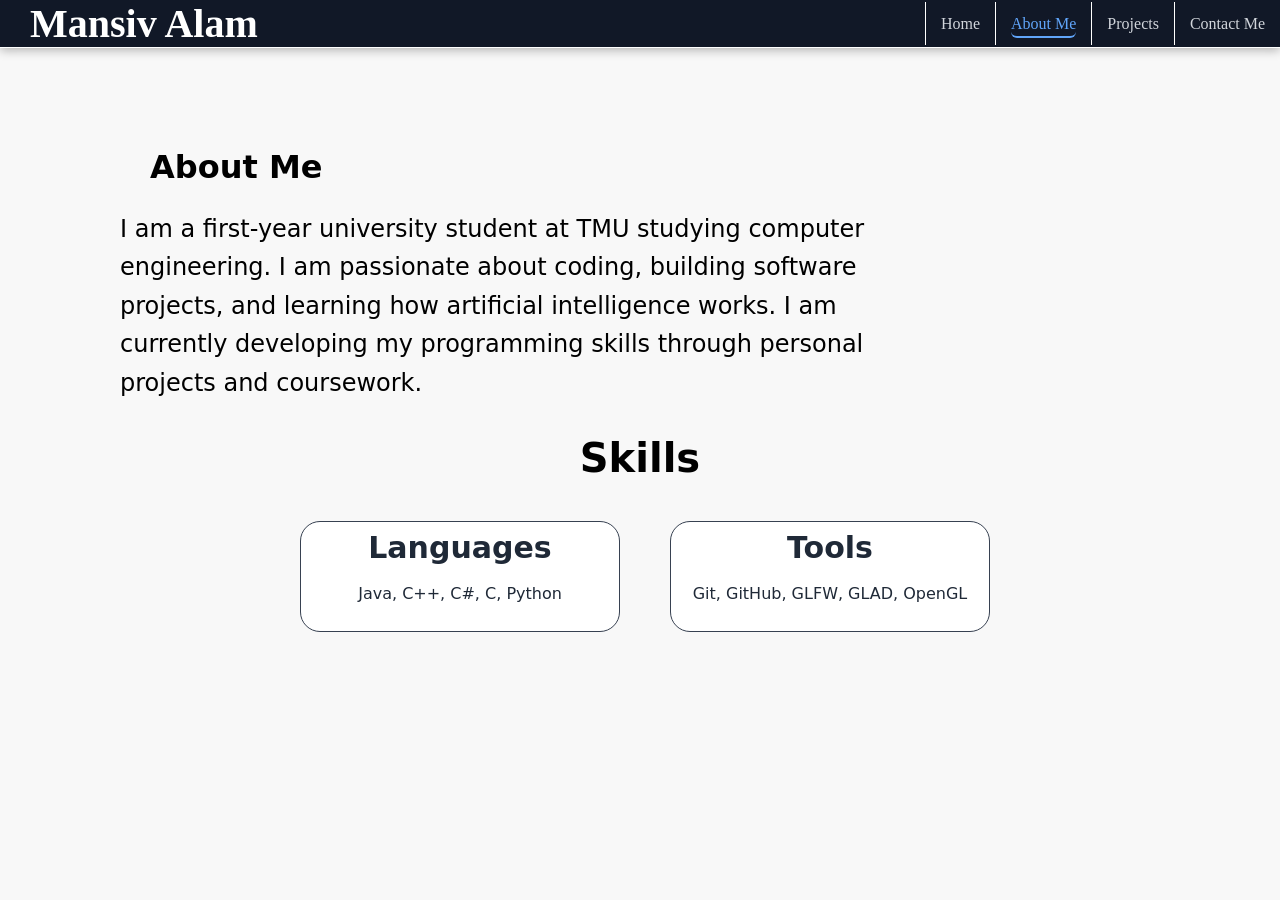
<file: about.html>
<!DOCTYPE html>
<html>
<head>
    <title>Mansiv Alam - About Me</title>
    <meta charset="UTF-8">
    <meta name="description" content="A Personal Portfolio Website" />
    <meta name="author" content="Mansiv">
    <meta name="viewport" content="width=device-width, initial-scale=1.0">
    <link rel="stylesheet" href="style.css">
</head>
<body>
    <nav class="navbar">
        <h2 class="logo">Mansiv Alam</h2>
        <ul class="navlinks">
            <li><a href="index.html">Home</a></li>
            <li><a href="about.html" class="active">About Me</a></li>
            <li><a href="projects.html">Projects</a></li>
            <li><a href="contact.html">Contact Me</a></li>
        </ul>
    </nav>

    <h1 class="heading">About Me</h1>
    <p class="text">I am a first-year university student at TMU studying computer engineering. I am passionate about coding, building software projects, and learning how artificial intelligence works. I am currently developing my programming skills through personal projects and coursework.</p>

    <h2 class="subheading">Skills</h2>
    <div class="container">
        <div class="textbox">
            <h3>Languages</h3>
            <p>Java, C++, C#, C, Python</p>
        </div>

        <div class="textbox">
            <h3>Tools</h3>
            <p>Git, GitHub, GLFW, GLAD, OpenGL</p>
        </div>
    </div>
</body>
</html>
</file>
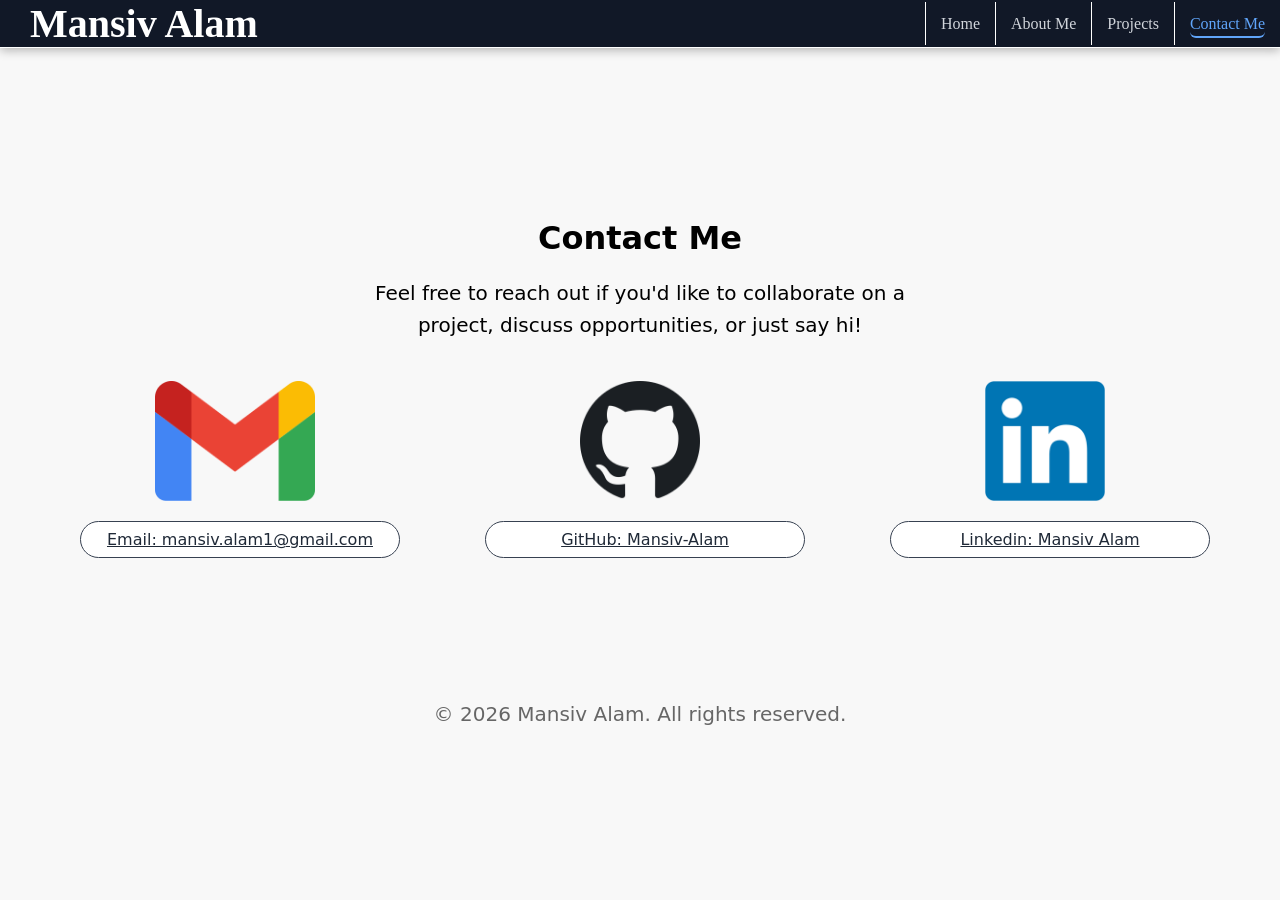
<file: contact.html>
<!DOCTYPE html>
<html>
<head>
    <title>Mansiv Alam - Contact Me</title>
    <meta charset="UTF-8">
    <meta name="description" content="A Personal Portfolio Website" />
    <meta name="author" content="Mansiv">
    <meta name="viewport" content="width=device-width, initial-scale=1.0">
    <link rel="stylesheet" href="style.css">
</head>
<body>
    <nav class="navbar">
        <h2 class="logo">Mansiv Alam</h2>
        <ul class="navlinks">
            <li><a href="index.html">Home</a></li>
            <li><a href="about.html">About Me</a></li>
            <li><a href="projects.html">Projects</a></li>
            <li><a href="contact.html" class="active">Contact Me</a></li>
        </ul>
    </nav>

    <div class="contact-content">
        <h1>Contact Me</h1>
        <p>Feel free to reach out if you'd like to collaborate on a project, discuss opportunities, or just say hi!</p>
        <div class="contact-container">
            <div class="contact-item">
                <img src="images/330px-Gmail_icon_(2020).svg.webp" alt="Gmail image">
                <a class="textbox" href="mailto:mansiv.alam1@gmail.com">
                    Email: mansiv.alam1@gmail.com
                </a>
            </div>
            <div class="contact-item">
                <img src="images/250px-Octicons-mark-github.svg.webp" alt="Github image">
                <a class="textbox" href="https://github.com/Mansiv-Alam" target="_blank" rel="noopener noreferrer">
                    GitHub: Mansiv-Alam
                </a>
            </div>
            <div class="contact-item">
                <img src="images/250px-LinkedIn_logo_initials.png" alt="Linkedin image">
                <a class="textbox" href="https://www.linkedin.com/in/mansiv-alam-52687a339/" target="_blank" rel="noopener noreferrer">
                    Linkedin: Mansiv Alam
                </a>
            </div>
        </div>
        <footer style="text-align: center; margin-top: 100px; padding: 20px; color: #666;">
            <p>© 2026 Mansiv Alam. All rights reserved.</p>
        </footer>
    </div>
</body>
</html>
</file>
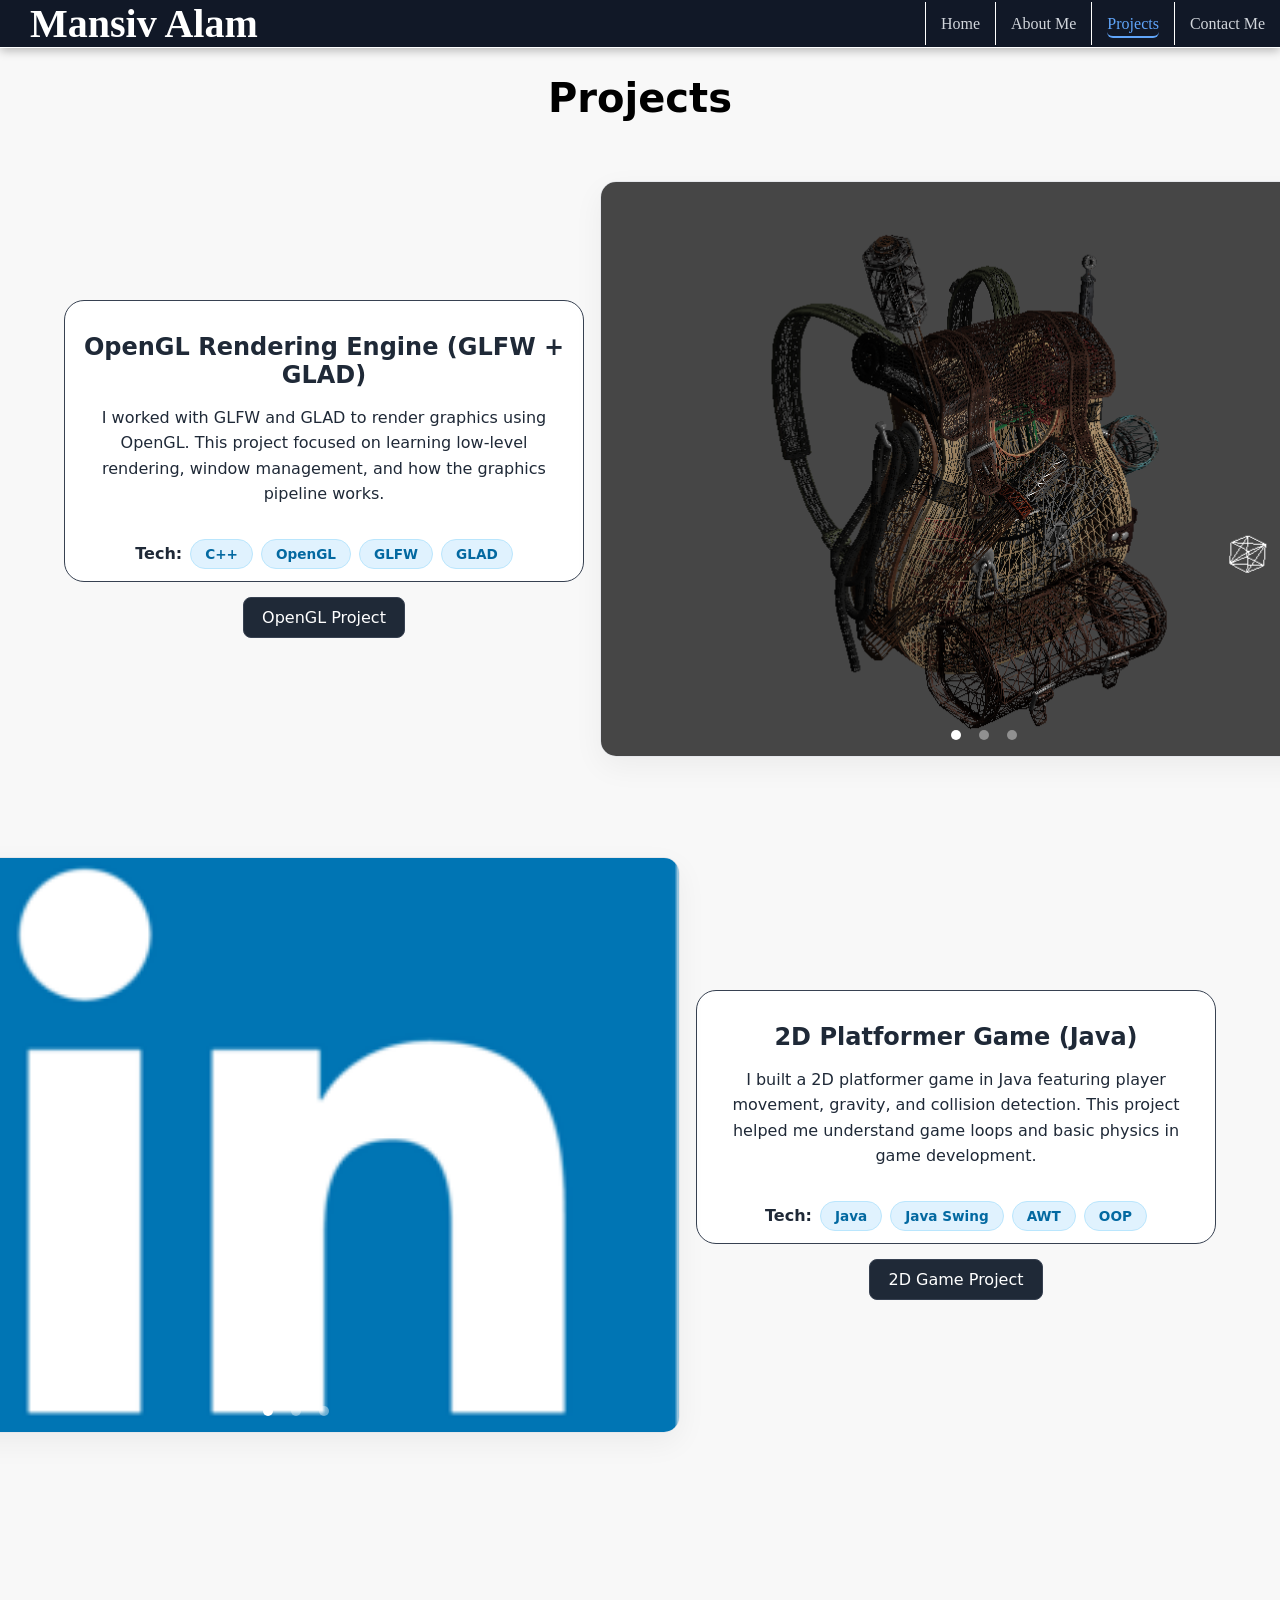
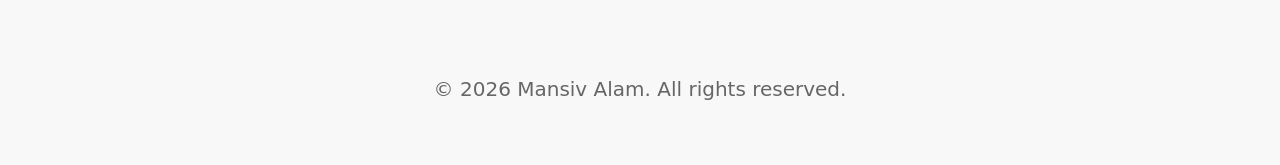
<file: projects.html>
<!DOCTYPE html>
<html>
<head>
    <title>Mansiv Alam - Projects</title>
    <meta charset="UTF-8">
    <meta name="description" content="A Personal Portfolio Website" />
    <meta name="author" content="Mansiv">
    <meta name="viewport" content="width=device-width, initial-scale=1.0">
    <link rel="stylesheet" href="style.css">
</head>
<body>
    <nav class="navbar">
        <h2 class="logo">Mansiv Alam</h2>
        <ul class="navlinks">
            <li><a href="index.html">Home</a></li>
            <li><a href="about.html">About Me</a></li>
            <li><a href="projects.html" class="active">Projects</a></li>
            <li><a href="contact.html">Contact Me</a></li>
        </ul>
    </nav>
    
    <h1 class="subheading">Projects</h1>

    <div class="project-content">
        <div class="project-row">
            <div class="project-details">
                <div class="projectbox">
                    <h2>OpenGL Rendering Engine (GLFW + GLAD)</h2>
                    <p>I worked with GLFW and GLAD to render graphics using OpenGL. This project focused on learning low-level rendering, window management, and how the graphics pipeline works.</p>
                    <div class="tech-badges">
                        <strong>Tech:</strong> 
                        <span>C++</span>
                        <span>OpenGL</span>
                        <span>GLFW</span>
                        <span>GLAD</span>
                    </div>
                </div>
                <a href="https://github.com/Mansiv-Alam/opengl-graphics-test" class="btn" target="_blank" rel="noopener noreferrer">OpenGL Project</a>
            </div>
            <div class="project-visuals">
                <div class="project-slider">
                    <div class="slider-track">
                        <div class="project-slide">
                            <img src="images/OpenGL-Project-Image1.png" alt="Level design view" class="row-media">
                        </div>
                        <div class="project-slide">
                            <img src="images/OpenGL-Project-Image2.png" alt="Level design view" class="row-media">
                        </div>
                    </div>
                    <div class="project-slider-dots">
                        <span class="dot active" data-index="0"></span>
                        <span class="dot" data-index="1"></span>
                        <span class="dot" data-index="2"></span>
                    </div>
                </div>
            </div>
        </div>
        <div class="project-row flipped">
            <div class="project-details">
                <div class="projectbox">
                    <h2>2D Platformer Game (Java)</h2>
                    <p>I built a 2D platformer game in Java featuring player movement, gravity, and collision detection. This project helped me understand game loops and basic physics in game development.</p>
                    <div class="tech-badges">
                        <strong>Tech:</strong> 
                        <span>Java</span>
                        <span>Java Swing</span>
                        <span>AWT</span>
                        <span>OOP</span>
                    </div>
                </div>
                <a href="https://github.com/Mansiv-Alam/mario-style-platformer-java" class="btn" target="_blank" rel="noopener noreferrer">2D Game Project</a>
            </div>
            <div class="project-visuals">
                <div class="project-slider">
                    <div class="slider-track">
                        <div class="project-slide">
                            <img src="images/250px-LinkedIn_logo_initials.png" alt="Level design view" class="row-media">
                        </div>
                        <div class="project-slide">
                            <img src="images/250px-Octicons-mark-github.svg.webp" alt="Level design view" class="row-media">
                        </div>
                    </div>
                    <div class="project-slider-dots">
                        <span class="dot active" data-index="0"></span>
                        <span class="dot" data-index="1"></span>
                        <span class="dot" data-index="2"></span>
                    </div>
                </div>
            </div>
        </div>
        <footer style="text-align: center; margin-top: 100px; padding: 20px; color: #666;">
            <p>© 2026 Mansiv Alam. All rights reserved.</p>
        </footer>
    </div>
    <script src="script.js"></script>
</body>
</html>
</file>
<file: style.css>
html, body {
    overflow-x: hidden;
}
body {
    margin: 0;
    padding: 0;
    background: #f8f8f8;
    background-repeat: no-repeat;
    background-attachment: fixed;

    font-family: system-ui, sans-serif;
}
p {
    max-width: 800px;
    line-height: 1.6;
}
img {
    float: left;
}
h1 {
    border-top-style: hidden;
    border-bottom-style: hidden;
    border-right-style: hidden;
    border-left-style: hidden;
}
* {
    box-sizing: border-box;
}

/* targets unique id for one paragraph*/
#p1{
    border: 5px solid;
    width: 500px;
    height: 500px;
    font-size: 22px;
    background-color: cornflowerblue;
    margin-left: auto;
    margin-right: auto;
    color: rgb(0, 65, 0);
}
.heading {
    margin-left: 150px;
    margin-top: 100px;
}
.subheading {
    font-size: 40px;
    margin-bottom: 40px;
    text-align: center;
}
.text {
    margin-left: 120px;
    font-size: 24px;
}
.navbar {
    display: flex;
    justify-content: space-between;
    align-items: center;
    padding: 0px 0px;
    background: #111827;
    position: sticky;
    top: 0;
    box-shadow: 0 2px 10px rgba(0,0,0,.3);
    border-bottom: 1px solid white;
}
.logo {
    margin: 0;
    padding-left: 30px;
    font-size: 40px;
    font-family: serif;
    color: white;
}
.navlinks {
    list-style: none;

    display: flex;
    gap: 0px;
    margin: 0;
    padding: 0px 0px;
}
.navlinks a {
    font-family: serif, sans-serif;
    color: #d1d5db;
    text-decoration: none;
    padding: 0px;
    border-radius: 6px;
    transition: 0.2s;
}
.navlinks a:hover {
    color: #60a5fa;
}
.navlinks a.active {
    color: #60a5fa;
    border-bottom: 2px solid #60a5fa;
    padding-bottom: 4px;

}
.navlinks li {
    border-left: 1px solid white;
    padding: 12px 15px;
}
.slider {
    width: 700px;
    margin: 40px auto;
    position: relative;
}
.track {
    display: flex;
    transition: transform 0.5s ease-in-out;
}

.track img {
    width: 100%;
    flex-shrink: 0;
}
.dots {
    text-align: center;
    margin-top: 15px;
}
.dot {
    height: 12px;
    width: 12px;
    margin: 0 5px;
    display: inline-block;
    background-color: #cbd5e1;
    border-radius: 50%;
    cursor: pointer;
    transition: 0.3s;
}
.dot.active {
    background-color: #111827;
}
.textbox {
    margin-left: 10px;
    display: inline-block;
    width: 320px;
    max-width: 100%;
    text-align: center;
    padding: 8px 14px;
    border: 1px solid #374151;
    border-radius: 20px;
    background-color: white;
    color: #1f2937;
}
.textbox h3 {
    margin: 0px;
    font-size: 30px;
    text-align: center;
}
.btn-container {
    margin-top: 40px;
    display: flex;
    justify-content: center;
    gap: 10px;
}
.btn {
    display: inline-block;
    align-self: center;
    padding: 10px 18px;
    background-color: #1f2937;
    color: white;
    text-align: center;
    text-decoration: none;
    border-radius: 8px;
    border: 1px solid #374151;
    transition: 0.2s;
}
.btn:hover {
    transform: translateY(-2px);
    background-color: #111827;
}
.project-content {
    display: flex;
    flex-direction: column;
    align-items: center;
    padding: 20px 64px;
    margin: 0 auto;
    width: 100%;
}
.project-row {
    display: flex;
    flex-direction: row;
    align-items: center;
    justify-content: space-between;
    margin-bottom: 100px;
    gap: 16px;
    width: 100%;
}
.project-row.flipped {
    flex-direction: row-reverse; 
}
.project-details {
    display: flex;
    flex-direction: column;
    flex-wrap: wrap;
    justify-content: space-evenly;
    gap: 15px;
}
.project-content footer {
    font-size: 20px;
}
.projectbox {
    display: flex;
    flex-direction: column;
    justify-content: space-between;
    text-align: center;
    width: 520px;
    max-width: 100%;
    padding: 12px 16px;
    border: 1px solid #374151;
    border-radius: 20px;
    background-color: white;
    color: #1f2937;
    transition: transform 0.2s ease, box-shadow 0.2s ease;
}
.projectbox:hover{
    transform: translateY(-5px);
    box-shadow: 0 10px 20px rgba(0, 0, 0, 0.05);
}
.projectbox h2{
    margin-bottom: 0px;
}
.tech-badges {
    display: flex;
    flex-wrap: wrap;
    align-items: center;
    justify-content: center;
    gap: 8px;
    margin-top: 16px;
}
.tech-badges span {
    background-color: #e0f2fe;
    color: #0369a1;
    padding: 6px 14px;
    border-radius: 20px;
    font-size: 0.85rem;
    font-weight: 600;
    border: 1px solid #bae6fd;
}
.project-visuals {
    flex: 1;
    width: 100%;
    display: flex;
    justify-content: center;
}
.project-slider {
    position: relative;
    width: 768px;
    height: 576px;
    overflow: hidden;
    border-radius: 16px;
    border: 1px solid #e5e7eb;
    box-shadow: 0 10px 30px rgba(0, 0, 0, 0.05);
}
.slider-track {
    display: flex;
    width: 100%;
    height: 100%;
    transition: transform 0.4s ease-in-out;
}
.project-slide {
    flex: 0 0 100%;
}
.project-slide .row-media {
    width: 100%;
    height: 100%;
    object-fit: cover;
    border-radius: 0;
    border: none;
    box-shadow: none;
}
.project-slider-dots {
    position: absolute;
    bottom: 16px;
    left: 50%;
    transform: translateX(-50%);
    display: flex;
    gap: 8px;
    z-index: 10;
}
.project-slider-dots .dot {
    width: 10px;
    height: 10px;
    background-color: rgba(255, 255, 255, 0.4);
    border-radius: 50%;
    cursor: pointer;
    transition: background-color 0.3s ease;
}

.project-slider-dots .dot.active {
    background-color: #ffffff;
}
.container {
    display: flex;
    flex-wrap: wrap;
    justify-content: center;
    gap: 40px;
    padding: 0 40px;
}
.contact-content {
    margin-top: 150px;
    display: flex;
    flex-direction: column;
    align-items: center;
    text-align: center;
    justify-content: center;
}
.contact-content h1 {
    margin-bottom: 0px;
}
.contact-content p {
    font-size: 20px;
    max-width: 600px;
}
.contact-container {
    margin-top: 20px;
    display: flex;
    flex-wrap: wrap;
    justify-content: center;
    gap: 75px;
}
.contact-item {
    display: flex;
    flex-direction: column;
    align-items: center;
}
.contact-item .textbox{
    display: inline-flex;
    align-items: center;
    justify-content: center;
    transition: background-color 0.2s ease, transform 0.2s ease;
}
.contact-item .textbox:hover{
    background-color: #f1f3f5;
    transform: translateY(-2px);
}
.contact-item img {
    height: 100%;
    max-height: 120px;
    width: auto;
    margin-bottom: 20px;
}

.odd {
    /* multiple fonts in case the first font is not supported by the browser*/
    font-family: consolas, roboto, sans-serif;
    font-style: italic;
    font-weight: 400;
    text-decoration: red dotted underline;
    background-color: cadetblue;
    font-size: 24px;
}
</file>
